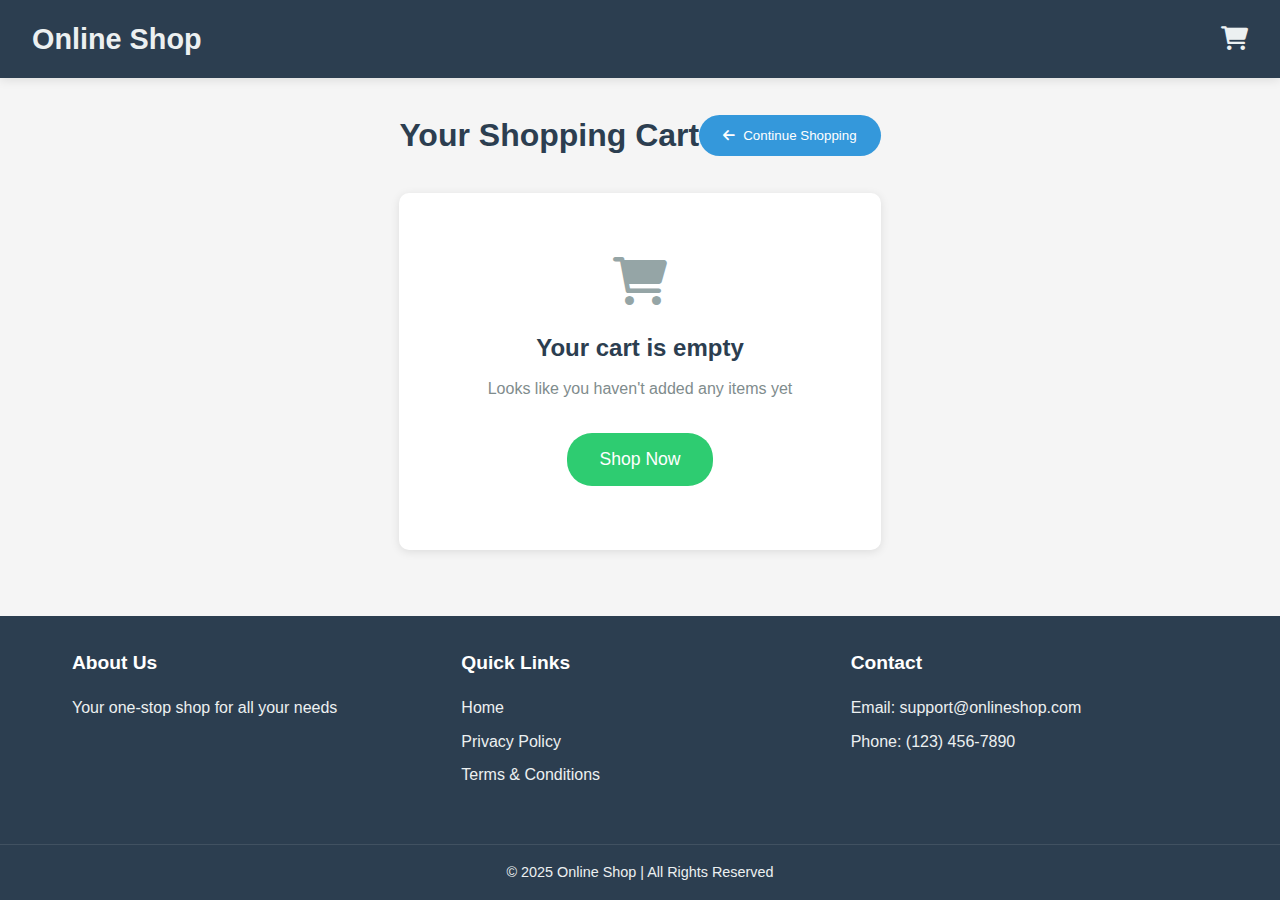
<file: cart.html>
<!DOCTYPE html>
<html lang="en">
<head>
    <meta charset="UTF-8">
    <meta name="viewport" content="width=device-width, initial-scale=1.0">
    <title>Cart - Online Shop</title>
    <link rel="stylesheet" href="style.css">
    <link rel="stylesheet" href="https://cdnjs.cloudflare.com/ajax/libs/font-awesome/6.0.0/css/all.min.css">
</head>
<body>
    <header class="header">
        <div class="logo">Online Shop</div>
        <nav class="nav-icons">
            <button id="cart-btn">
                <i class="fas fa-shopping-cart"></i>
                <span class="cart-badge">0</span>
            </button>
        </nav>
    </header>

    <div id="cart-container" class="cart-container">
        <div class="cart-header">
            <h2>Your Shopping Cart</h2>
            <button onclick="window.location.href='index.html'" class="continue-shopping-btn">
                <i class="fas fa-arrow-left"></i> Continue Shopping
            </button>
        </div>
        
        <div id="empty-cart-message" class="empty-cart-message">
            <i class="fas fa-shopping-cart"></i>
            <h3>Your cart is empty</h3>
            <p>Looks like you haven't added any items yet</p>
            <button onclick="window.location.href='index.html'" class="shop-now-btn">Shop Now</button>
        </div>

        <div id="cart-items" class="cart-items-wrapper"></div>
        
        <div id="cart-summary" class="cart-summary">
            <div class="summary-row">
                <span>Subtotal</span>
                <span id="subtotal-price">$0.00</span>
            </div>
            <div class="summary-row">
                <span>Shipping</span>
                <span>$5.00</span>
            </div>
            <div class="summary-row grand-total">
                <span>Total</span>
                <span id="total-price">$0.00</span>
            </div>
            <button onclick="window.location.href='checkout.html'" class="checkout-btn">Proceed to Checkout</button>
        </div>
    </div>

    <footer class="footer">
        <div class="footer-content">
            <div class="footer-section">
                <h3>About Us</h3>
                <p>Your one-stop shop for all your needs</p>
            </div>
            <div class="footer-section">
                <h3>Quick Links</h3>
                <ul>
                    <li><a href="index.html">Home</a></li>
                    <li><a href="#">Privacy Policy</a></li>
                    <li><a href="#">Terms & Conditions</a></li>
                </ul>
            </div>
            <div class="footer-section">
                <h3>Contact</h3>
                <p>Email: support@onlineshop.com</p>
                <p>Phone: (123) 456-7890</p>
            </div>
        </div>
        <p class="copyright">&copy; 2025 Online Shop | All Rights Reserved</p>
    </footer>

    <script src="script.js"></script>
</body>
</html>
</file>
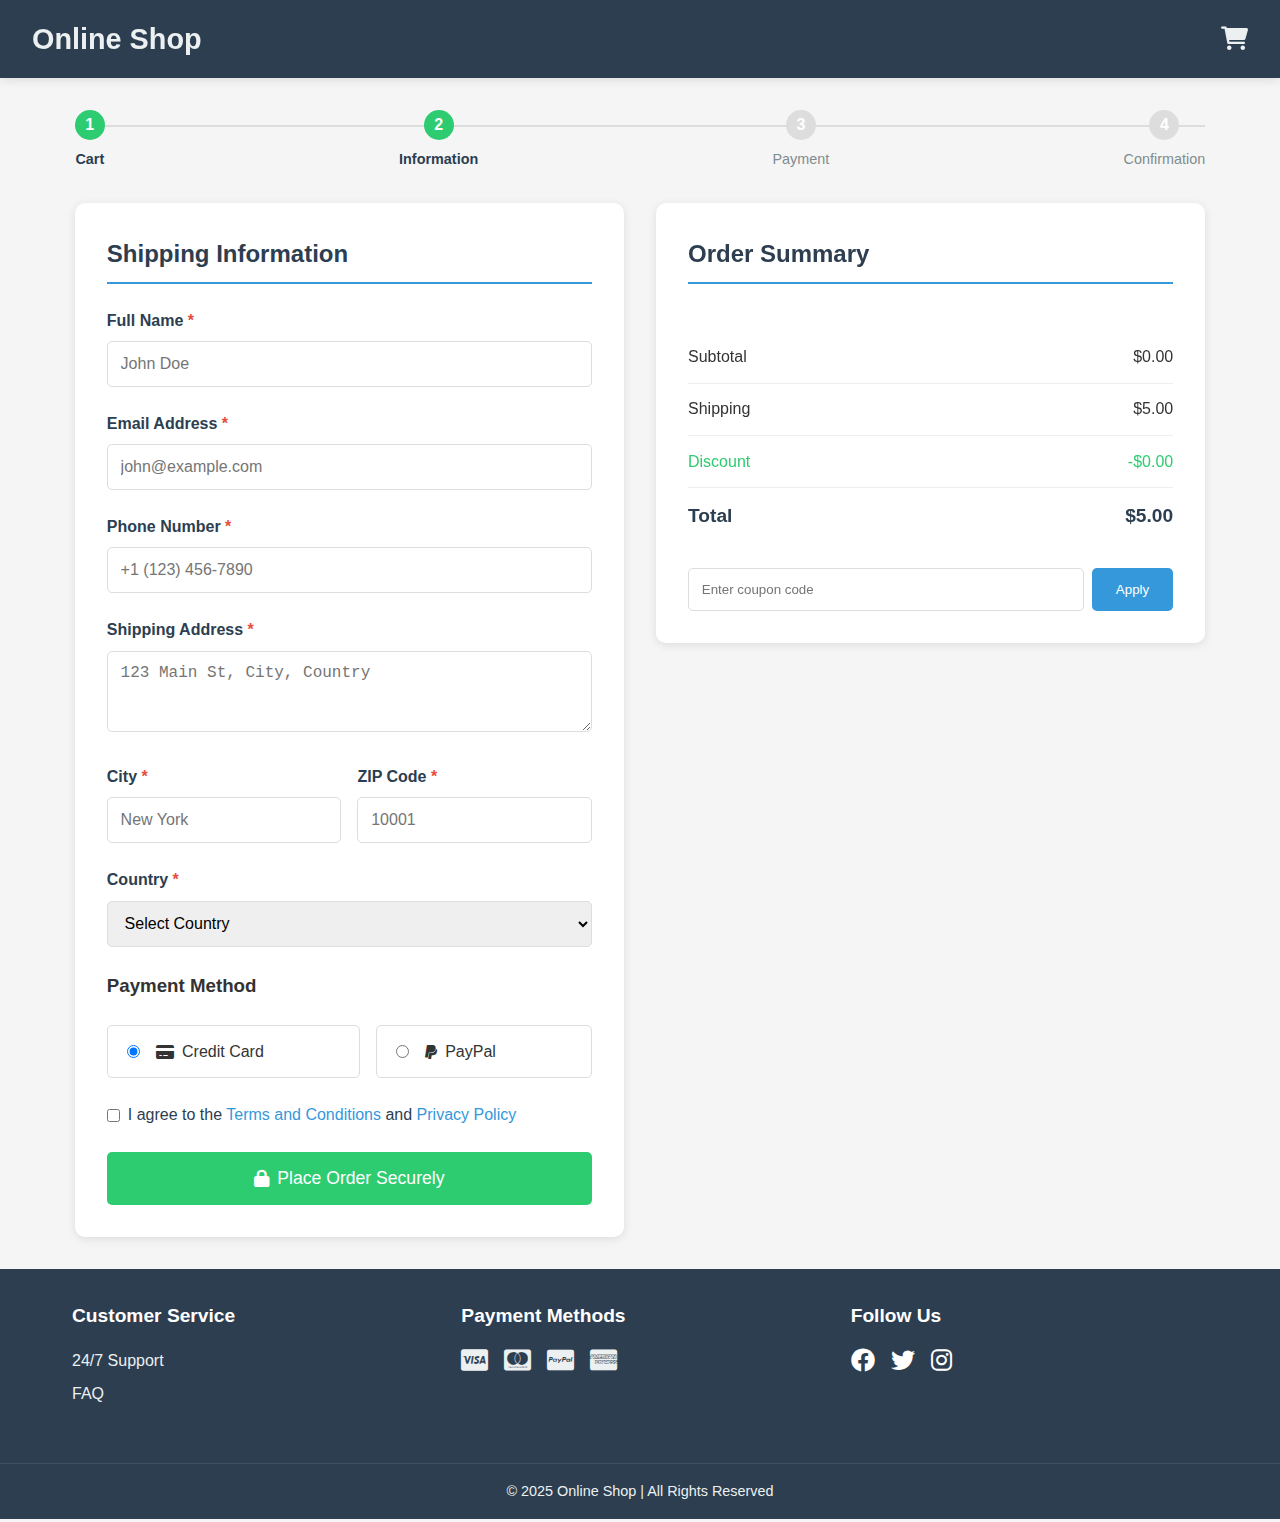
<file: checkout.html>
<!DOCTYPE html>
<html lang="en">
<head>
    <meta charset="UTF-8">
    <meta name="viewport" content="width=device-width, initial-scale=1.0">
    <title>Checkout - Online Shop</title>
    <link rel="stylesheet" href="style.css">
    <link rel="stylesheet" href="https://cdnjs.cloudflare.com/ajax/libs/font-awesome/6.0.0/css/all.min.css">
</head>
<body>
    <header class="header">
        <div class="logo">Online Shop</div>
        <nav class="nav-icons">
            <button id="cart-btn">
                <i class="fas fa-shopping-cart"></i>
                <span class="cart-badge">0</span>
            </button>
        </nav>
    </header>

    <div class="checkout-container">
        <div class="checkout-progress">
            <div class="progress-step active">
                <span>1</span>
                <p>Cart</p>
            </div>
            <div class="progress-step active">
                <span>2</span>
                <p>Information</p>
            </div>
            <div class="progress-step">
                <span>3</span>
                <p>Payment</p>
            </div>
            <div class="progress-step">
                <span>4</span>
                <p>Confirmation</p>
            </div>
        </div>

        <div class="checkout-grid">
            <div class="checkout-form-container">
                <h2>Shipping Information</h2>
                <form id="checkout-form">
                    <div class="form-group">
                        <label for="name">Full Name <span class="required">*</span></label>
                        <input type="text" id="name" name="name" required placeholder="John Doe">
                    </div>
                    
                    <div class="form-group">
                        <label for="email">Email Address <span class="required">*</span></label>
                        <input type="email" id="email" name="email" required placeholder="john@example.com">
                    </div>
                    
                    <div class="form-group">
                        <label for="phone">Phone Number <span class="required">*</span></label>
                        <input type="tel" id="phone" name="phone" required placeholder="+1 (123) 456-7890">
                    </div>
                    
                    <div class="form-group">
                        <label for="address">Shipping Address <span class="required">*</span></label>
                        <textarea id="address" name="address" required rows="3" placeholder="123 Main St, City, Country"></textarea>
                    </div>
                    
                    <div class="form-row">
                        <div class="form-group">
                            <label for="city">City <span class="required">*</span></label>
                            <input type="text" id="city" name="city" required placeholder="New York">
                        </div>
                        
                        <div class="form-group">
                            <label for="zip">ZIP Code <span class="required">*</span></label>
                            <input type="text" id="zip" name="zip" required placeholder="10001">
                        </div>
                    </div>

                    <div class="form-group">
                        <label for="country">Country <span class="required">*</span></label>
                        <select id="country" name="country" required>
                            <option value="">Select Country</option>
                            <option value="US">United States</option>
                            <option value="CA">Canada</option>
                            <option value="UK">United Kingdom</option>
                            <option value="AU">Australia</option>
                            <option value="DE">Germany</option>
                        </select>
                    </div>
                    
                    <h3>Payment Method</h3>
                    <div class="payment-methods">
                        <label class="payment-method">
                            <input type="radio" name="payment" value="credit" checked>
                            <i class="fas fa-credit-card"></i> Credit Card
                        </label>
                        
                        <label class="payment-method">
                            <input type="radio" name="payment" value="paypal">
                            <i class="fab fa-paypal"></i> PayPal
                        </label>
                    </div>
                    
                    <div id="credit-card-fields">
                        <div class="form-group">
                            <label for="card-number">Card Number <span class="required">*</span></label>
                            <input type="text" id="card-number" name="card-number" placeholder="1234 5678 9012 3456" required>
                        </div>
                        
                        <div class="form-row">
                            <div class="form-group">
                                <label for="expiry">Expiry Date <span class="required">*</span></label>
                                <input type="text" id="expiry" name="expiry" placeholder="MM/YY" required>
                            </div>
                            
                            <div class="form-group">
                                <label for="cvv">CVV <span class="required">*</span></label>
                                <input type="text" id="cvv" name="cvv" placeholder="123" required>
                            </div>
                        </div>
                    </div>
                    
                    <div class="form-group terms-checkbox">
                        <input type="checkbox" id="terms" name="terms" required>
                        <label for="terms">I agree to the <a href="#">Terms and Conditions</a> and <a href="#">Privacy Policy</a></label>
                    </div>
                    
                    <button type="submit" class="submit-order-btn">
                        <i class="fas fa-lock"></i> Place Order Securely
                    </button>
                </form>
            </div>
            
            <div class="order-summary">
                <h2>Order Summary</h2>
                <div id="checkout-items" class="checkout-items"></div>
                <div class="checkout-total">
                    <div class="total-row">
                        <span>Subtotal</span>
                        <span id="subtotal-price">$0.00</span>
                    </div>
                    <div class="total-row">
                        <span>Shipping</span>
                        <span>$5.00</span>
                    </div>
                    <div class="total-row discount">
                        <span>Discount</span>
                        <span id="discount-price">-$0.00</span>
                    </div>
                    <div class="total-row grand-total">
                        <span>Total</span>
                        <span id="grand-total-price">$0.00</span>
                    </div>
                </div>
                <div class="coupon-section">
                    <input type="text" id="coupon-code" placeholder="Enter coupon code">
                    <button id="apply-coupon">Apply</button>
                </div>
            </div>
        </div>
    </div>

    <footer class="footer">
        <div class="footer-content">
            <div class="footer-section">
                <h3>Customer Service</h3>
                <p>24/7 Support</p>
                <p>FAQ</p>
            </div>
            <div class="footer-section">
                <h3>Payment Methods</h3>
                <div class="payment-icons">
                    <i class="fab fa-cc-visa"></i>
                    <i class="fab fa-cc-mastercard"></i>
                    <i class="fab fa-cc-paypal"></i>
                    <i class="fab fa-cc-amex"></i>
                </div>
            </div>
            <div class="footer-section">
                <h3>Follow Us</h3>
                <div class="social-icons">
                    <i class="fab fa-facebook"></i>
                    <i class="fab fa-twitter"></i>
                    <i class="fab fa-instagram"></i>
                </div>
            </div>
        </div>
        <p class="copyright">&copy; 2025 Online Shop | All Rights Reserved</p>
    </footer>

    <script src="script.js"></script>
</body>
</html>
</file>
<file: style.css>
/* Improved Modal Styling */
.modal {
    display: none;
    position: fixed;
    z-index: 1000;
    left: 0;
    top: 0;
    width: 100%;
    height: 100%;
    background-color: rgba(0,0,0,0.5);
}

.modal-content {
    background-color: #fff;
    margin: 5% auto;
    padding: 25px;
    border-radius: 12px;
    width: 85%;
    max-width: 700px; /* Reduced from typical 900-1000px */
    position: relative;
    max-height: 85vh;
    overflow-y: auto;
}

.modal-body {
    display: grid;
    grid-template-columns: 1fr 1.5fr;
    gap: 25px;
    padding: 15px 0;
}

.modal-image-container {
    position: relative;
    max-height: 400px;
    display: flex;
    align-items: center;
    justify-content: center;
}

.modal-image {
    max-width: 100%;
    max-height: 350px;
    object-fit: contain;
    transition: transform 0.3s ease;
}

.modal-info {
    display: flex;
    flex-direction: column;
    gap: 15px;
}

.modal-price {
    font-size: 1.5rem;
    font-weight: 700;
    color: #2c3e50;
}

.modal-stock {
    font-size: 0.9rem;
    color: #27ae60;
    font-weight: 500;
}

#modalProductDescription {
    font-size: 0.95rem;
    line-height: 1.5;
    color: #666;
    margin: 10px 0;
}

.quantity-controls {
    display: flex;
    gap: 10px;
    align-items: center;
    margin: 15px 0;
}

#productQuantity {
    width: 60px;
    padding: 8px;
    text-align: center;
}


@media (max-width: 768px) {
    .modal-content {
        width: 90%;
        margin: 10% auto;
        padding: 20px;
    }
    
    .modal-body {
        grid-template-columns: 1fr;
    }
    
    .modal-image {
        max-height: 250px;
    }
    

    
    #modalProductTitle {
        font-size: 1.2rem;
    }
}

/* Close Button */
.close-modal {
    position: absolute;
    right: 25px;
    top: 15px;
    font-size: 28px;
    color: #aaa;
    cursor: pointer;
}

/* Image Zoom Controls */
.image-zoom-controls {
    position: absolute;
    bottom: 15px;
    right: 15px;
    display: flex;
    gap: 8px;
    background: rgba(255,255,255,0.9);
    padding: 6px;
    border-radius: 5px;
}






/* Base Styles */
:root {
    --primary-color: #2c3e50;
    --secondary-color: #3498db;
    --accent-color: #e74c3c;
    --success-color: #2ecc71;
    --warning-color: #f39c12;
    --light-color: #ecf0f1;
    --dark-color: #2c3e50;
    --gray-color: #95a5a6;
    --text-color: #333;
    --text-light: #7f8c8d;
    --shadow: 0 2px 10px rgba(0, 0, 0, 0.1);
    --transition: all 0.3s ease;
}

* {
    box-sizing: border-box;
    margin: 0;
    padding: 0;
}

body {
    font-family: 'Arial', sans-serif;
    background-color: #f5f5f5;
    color: var(--text-color);
    line-height: 1.6;
    min-height: 100vh;
    display: flex;
    flex-direction: column;
}

/* Header Styles */
.header {
    background: var(--primary-color);
    color: white;
    padding: 1rem 2rem;
    display: flex;
    justify-content: space-between;
    align-items: center;
    box-shadow: var(--shadow);
    position: sticky;
    top: 0;
    z-index: 1000;
}

.logo {
    font-size: 1.8rem;
    font-weight: bold;
    color: var(--light-color);
}

.search-bar {
    display: flex;
    align-items: center;
    flex-grow: 1;
    max-width: 500px;
    margin: 0 2rem;
}

.search-bar input {
    padding: 0.8rem 1rem;
    width: 100%;
    border-radius: 25px 0 0 25px;
    border: none;
    outline: none;
    font-size: 1rem;
}

.search-bar button {
    background: var(--secondary-color);
    color: white;
    border: none;
    padding: 0.8rem 1.2rem;
    border-radius: 0 25px 25px 0;
    cursor: pointer;
    transition: var(--transition);
}

.search-bar button:hover {
    background: #2980b9;
}

.nav-icons {
    display: flex;
    align-items: center;
    gap: 1.5rem;
}

.nav-icons button {
    background: none;
    border: none;
    cursor: pointer;
    position: relative;
    font-size: 1.5rem;
    color: var(--light-color);
    transition: var(--transition);
}

.nav-icons button:hover {
    transform: scale(1.1);
}

.cart-badge {
    position: absolute;
    top: -8px;
    right: -8px;
    background: var(--accent-color);
    color: white;
    border-radius: 50%;
    padding: 3px 8px;
    font-size: 0.8rem;
    font-weight: bold;
    display: none;
}

/* Hero Banner */
.hero-banner {
    background: linear-gradient(rgba(0, 0, 0, 0.6), rgba(0, 0, 0, 0.6)), url('https://images.unsplash.com/photo-1483985988355-763728e1935b?ixlib=rb-1.2.1&auto=format&fit=crop&w=1350&q=80');
    background-size: cover;
    background-position: center;
    height: 400px;
    display: flex;
    align-items: center;
    justify-content: center;
    color: white;
    text-align: center;
    margin-bottom: 2rem;
}

.hero-content {
    max-width: 800px;
    padding: 2rem;
}

.hero-content h1 {
    font-size: 3rem;
    margin-bottom: 1rem;
}

.hero-content p {
    font-size: 1.2rem;
    margin-bottom: 2rem;
}

.shop-now-btn {
    background: var(--success-color);
    color: white;
    border: none;
    padding: 1rem 2rem;
    border-radius: 25px;
    font-size: 1.1rem;
    cursor: pointer;
    transition: var(--transition);
}

.shop-now-btn:hover {
    background: #27ae60;
    transform: translateY(-3px);
}

/* Filter Bar */
.products-filter-container {
    background: white;
    padding: 1rem 2rem;
    margin: 0 2rem 2rem;
    border-radius: 10px;
    box-shadow: var(--shadow);
}

.filter-container {
    display: flex;
    gap: 1rem;
    flex-wrap: wrap;
    justify-content: center;
}

.filter-btn {
    background: var(--secondary-color);
    color: white;
    border: none;
    padding: 0.5rem 1.2rem;
    border-radius: 20px;
    cursor: pointer;
    transition: var(--transition);
    display: flex;
    align-items: center;
    gap: 0.5rem;
    font-size: 0.9rem;
}

.filter-btn:hover {
    background: #2980b9;
    transform: translateY(-2px);
}

.filter-btn.active {
    background: var(--success-color);
}

/* Sort Container */
.sort-container {
    display: flex;
    align-items: center;
    justify-content: flex-end;
    padding: 0 2rem 1rem;
}

.sort-container label {
    margin-right: 0.5rem;
    font-weight: bold;
}

.sort-container select {
    padding: 0.5rem;
    border-radius: 5px;
    border: 1px solid #ddd;
    background: white;
    cursor: pointer;
}

/* Product Grid */
.products-container {
    display: grid;
    grid-template-columns: repeat(auto-fill, minmax(250px, 1fr));
    gap: 2rem;
    padding: 0 2rem 2rem;
    flex-grow: 1;
}

.product {
    background: white;
    border-radius: 10px;
    overflow: hidden;
    box-shadow: var(--shadow);
    transition: var(--transition);
    position: relative;
    cursor: pointer;
}

.product:hover {
    transform: translateY(-10px);
    box-shadow: 0 10px 20px rgba(0, 0, 0, 0.1);
}

.product-image-container {
    height: 200px;
    overflow: hidden;
    position: relative;
}

.product-image {
    width: 100%;
    height: 100%;
    object-fit: contain;
    transition: var(--transition);
    padding: 1rem;
}

.low-stock {
    position: absolute;
    top: 10px;
    right: 10px;
    background: var(--warning-color);
    color: white;
    padding: 0.3rem 0.6rem;
    border-radius: 20px;
    font-size: 0.8rem;
    font-weight: bold;
}

.product-info {
    padding: 1.5rem;
    text-align: center;
}

.product-title {
    font-size: 1rem;
    margin: 0.5rem 0;
    color: var(--dark-color);
    height: 40px;
    overflow: hidden;
    text-overflow: ellipsis;
    display: -webkit-box;
    -webkit-line-clamp: 2;
    -webkit-box-orient: vertical;
}

.product-rating {
    color: var(--warning-color);
    margin: 0.5rem 0;
    font-size: 0.9rem;
}

.review-count {
    color: var(--text-light);
    font-size: 0.8rem;
}

.product-price {
    color: var(--accent-color);
    font-weight: bold;
    margin: 0.5rem 0;
    font-size: 1.2rem;
}

.add-to-cart-btn {
    background: var(--success-color);
    color: white;
    border: none;
    padding: 0.7rem 1.5rem;
    border-radius: 25px;
    cursor: pointer;
    font-size: 0.9rem;
    transition: var(--transition);
    width: 100%;
    margin-top: 1rem;
    display: flex;
    align-items: center;
    justify-content: center;
    gap: 0.5rem;
}

.add-to-cart-btn:hover {
    background: #27ae60;
}

/* Pagination */
.pagination {
    display: flex;
    justify-content: center;
    padding: 1rem;
    gap: 0.5rem;
    margin-bottom: 2rem;
}

.pagination-btn {
    background: var(--secondary-color);
    color: white;
    border: none;
    width: 40px;
    height: 40px;
    border-radius: 50%;
    cursor: pointer;
    transition: var(--transition);
    display: flex;
    align-items: center;
    justify-content: center;
}

.pagination-btn:hover {
    background: #2980b9;
    transform: scale(1.1);
}

.pagination-btn.active {
    background: var(--success-color);
}

.pagination-btn.disabled {
    background: var(--gray-color);
    cursor: not-allowed;
    transform: none;
}

.pagination-ellipsis {
    display: flex;
    align-items: center;
    justify-content: center;
    width: 40px;
    height: 40px;
}

/* Loading and Error States */
.loading, .error {
    grid-column: 1 / -1;
    text-align: center;
    padding: 2rem;
    font-size: 1.2rem;
    display: flex;
    flex-direction: column;
    align-items: center;
    gap: 1rem;
}

.loading {
    color: var(--secondary-color);
}

.loading .fa-spinner {
    font-size: 2rem;
    animation: spin 1s linear infinite;
}

@keyframes spin {
    0% { transform: rotate(0deg); }
    100% { transform: rotate(360deg); }
}

.error {
    color: var(--accent-color);
}

.error .fa-exclamation-circle {
    font-size: 2rem;
}

/* Newsletter Section */
.newsletter-section {
    background: var(--primary-color);
    color: white;
    padding: 3rem 2rem;
    text-align: center;
    margin-top: 2rem;
}

.newsletter-section h2 {
    margin-bottom: 1rem;
}

.newsletter-section p {
    margin-bottom: 1.5rem;
    color: var(--light-color);
}

#newsletter-form {
    display: flex;
    max-width: 500px;
    margin: 0 auto;
}

#newsletter-form input {
    flex-grow: 1;
    padding: 1rem;
    border: none;
    border-radius: 25px 0 0 25px;
    font-size: 1rem;
}

#newsletter-form button {
    background: var(--success-color);
    color: white;
    border: none;
    padding: 1rem 1.5rem;
    border-radius: 0 25px 25px 0;
    cursor: pointer;
    font-size: 1rem;
    transition: var(--transition);
}

#newsletter-form button:hover {
    background: #27ae60;
}

/* Cart Page */
.cart-container {
    padding: 2rem;
    max-width: 1000px;
    margin: 0 auto;
    flex-grow: 1;
}

.cart-header {
    display: flex;
    justify-content: space-between;
    align-items: center;
    margin-bottom: 2rem;
}

.cart-header h2 {
    font-size: 2rem;
    color: var(--dark-color);
}

.continue-shopping-btn {
    background: var(--secondary-color);
    color: white;
    border: none;
    padding: 0.8rem 1.5rem;
    border-radius: 25px;
    cursor: pointer;
    display: flex;
    align-items: center;
    gap: 0.5rem;
    transition: var(--transition);
}

.continue-shopping-btn:hover {
    background: #2980b9;
}

.empty-cart-message {
    display: none;
    flex-direction: column;
    align-items: center;
    justify-content: center;
    text-align: center;
    padding: 4rem 2rem;
    background: white;
    border-radius: 10px;
    box-shadow: var(--shadow);
}

.empty-cart-message i {
    font-size: 3rem;
    color: var(--gray-color);
    margin-bottom: 1.5rem;
}

.empty-cart-message h3 {
    font-size: 1.5rem;
    margin-bottom: 0.5rem;
    color: var(--dark-color);
}

.empty-cart-message p {
    color: var(--text-light);
    margin-bottom: 2rem;
}

.cart-items-wrapper {
    margin-bottom: 2rem;
}

.cart-item {
    display: flex;
    gap: 1.5rem;
    padding: 1.5rem;
    margin-bottom: 1.5rem;
    background: white;
    border-radius: 10px;
    box-shadow: var(--shadow);
}

.cart-image {
    width: 120px;
    height: 120px;
    object-fit: contain;
    border-radius: 8px;
}

.cart-info {
    flex-grow: 1;
}

.cart-info h3 {
    margin-bottom: 0.5rem;
    color: var(--dark-color);
}

.cart-info p {
    color: var(--accent-color);
    font-weight: bold;
    margin-bottom: 1rem;
}



.quantity-btn {
    background: var(--secondary-color);
    color: white;
    border: none;
    width: 30px;
    height: 30px;
    border-radius: 50%;
    cursor: pointer;
    transition: var(--transition);
}

.quantity-btn:hover {
    background: #2980b9;
}

.remove-btn {
    background: var(--accent-color);
    color: white;
    border: none;
    padding: 0.5rem 1rem;
    border-radius: 20px;
    cursor: pointer;
    transition: var(--transition);
    display: flex;
    align-items: center;
    gap: 0.5rem;
}

.remove-btn:hover {
    background: #c0392b;
}

.cart-summary {
    background: white;
    padding: 2rem;
    border-radius: 10px;
    box-shadow: var(--shadow);
}

.summary-row {
    display: flex;
    justify-content: space-between;
    padding: 0.8rem 0;
    border-bottom: 1px solid #eee;
}

.summary-row:last-child {
    border-bottom: none;
}

.summary-row.grand-total {
    font-size: 1.2rem;
    font-weight: bold;
    color: var(--dark-color);
}

.checkout-btn {
    background: var(--success-color);
    color: white;
    border: none;
    padding: 1rem 2rem;
    width: 100%;
    border-radius: 25px;
    font-size: 1.1rem;
    cursor: pointer;
    margin-top: 1.5rem;
    transition: var(--transition);
}

.checkout-btn:hover {
    background: #27ae60;
    transform: translateY(-2px);
}

/* Footer */
.footer {
    background: var(--primary-color);
    color: white;
    padding: 2rem 0 1rem;
    margin-top: auto;
}

.footer-content {
    display: grid;
    grid-template-columns: repeat(auto-fit, minmax(200px, 1fr));
    gap: 2rem;
    padding: 0 2rem 2rem;
    max-width: 1200px;
    margin: 0 auto;
}

.footer-section {
    margin-bottom: 1rem;
}

.footer-section h3 {
    margin-bottom: 1rem;
    font-size: 1.2rem;
}

.footer-section p, .footer-section li {
    margin-bottom: 0.5rem;
    color: var(--light-color);
}

.footer-section a {
    color: var(--light-color);
    text-decoration: none;
    transition: var(--transition);
}

.footer-section a:hover {
    color: white;
}

.footer-section ul {
    list-style: none;
}

.social-icons, .payment-icons {
    display: flex;
    gap: 1rem;
    font-size: 1.5rem;
}

.social-icons a, .payment-icons i {
    color: var(--light-color);
    transition: var(--transition);
}

.social-icons a:hover {
    color: white;
}

.copyright {
    text-align: center;
    padding-top: 1rem;
    border-top: 1px solid rgba(255, 255, 255, 0.1);
    color: var(--light-color);
    font-size: 0.9rem;
}

/* Modal Styles */



@keyframes modalOpen {
    from { transform: scale(0.9); opacity: 0; }
    to { transform: scale(1); opacity: 1; }
}



.close-modal:hover {
    color: var(--accent-color);
}


.zoom-btn {
    background: rgba(0, 0, 0, 0.7);
    color: white;
    border: none;
    width: 40px;
    height: 40px;
    border-radius: 50%;
    cursor: pointer;
    display: flex;
    align-items: center;
    justify-content: center;
    transition: var(--transition);
}

.zoom-btn:hover {
    background: rgba(0, 0, 0, 0.9);
}



.modal-info h2 {
    font-size: 1.8rem;
    color: var(--dark-color);
}

.rating {
    color: var(--warning-color);
    margin-bottom: 0.5rem;
}

.review-count {
    color: var(--text-light);
    font-size: 0.9rem;
    margin-left: 0.5rem;
}




.modal-stock.low-stock {
    color: var(--warning-color);
}



.quantity-controls {
    display: flex;
    align-items: center;
    gap: 1rem;
    margin: 1rem 0;
}



.add-to-cart-modal {
    background: var(--success-color);
    color: white;
    border: none;
    padding: 1rem 2rem;
    border-radius: 25px;
    cursor: pointer;
    font-size: 1.1rem;
    transition: var(--transition);
    display: flex;
    align-items: center;
    justify-content: center;
    gap: 0.5rem;
    margin-top: 1rem;
}

.add-to-cart-modal:hover {
    background: #27ae60;
    transform: translateY(-2px);
}

.product-meta {
    margin-top: 1rem;
    font-size: 0.9rem;
    color: var(--text-light);
}

.product-meta i {
    margin-right: 0.5rem;
    color: var(--secondary-color);
}

/* Checkout Page */
.checkout-container {
    padding: 2rem;
    max-width: 1200px;
    margin: 0 auto;
    flex-grow: 1;
}

.checkout-progress {
    display: flex;
    justify-content: space-between;
    margin-bottom: 2rem;
    position: relative;
}

.checkout-progress::before {
    content: '';
    position: absolute;
    top: 15px;
    left: 0;
    right: 0;
    height: 2px;
    background: #ddd;
    z-index: -1;
}

.progress-step {
    display: flex;
    flex-direction: column;
    align-items: center;
    position: relative;
}

.progress-step span {
    width: 30px;
    height: 30px;
    background: #ddd;
    color: white;
    border-radius: 50%;
    display: flex;
    align-items: center;
    justify-content: center;
    font-weight: bold;
    margin-bottom: 0.5rem;
}

.progress-step p {
    font-size: 0.9rem;
    color: var(--text-light);
}

.progress-step.active span {
    background: var(--success-color);
}

.progress-step.active p {
    color: var(--dark-color);
    font-weight: bold;
}

.checkout-grid {
    display: grid;
    grid-template-columns: 1fr 1fr;
    gap: 2rem;
}

.checkout-form-container {
    background: white;
    padding: 2rem;
    border-radius: 10px;
    box-shadow: var(--shadow);
}

.checkout-form-container h2 {
    margin-bottom: 1.5rem;
    color: var(--dark-color);
    border-bottom: 2px solid var(--secondary-color);
    padding-bottom: 0.5rem;
}

.form-group {
    margin-bottom: 1.5rem;
}

.form-group label {
    display: block;
    margin-bottom: 0.5rem;
    font-weight: bold;
    color: var(--dark-color);
}

.required {
    color: var(--accent-color);
}

.form-group input,
.form-group textarea,
.form-group select {
    width: 100%;
    padding: 0.8rem;
    border: 1px solid #ddd;
    border-radius: 5px;
    font-size: 1rem;
    transition: var(--transition);
}

.form-group input:focus,
.form-group textarea:focus,
.form-group select:focus {
    border-color: var(--secondary-color);
    outline: none;
    box-shadow: 0 0 0 2px rgba(52, 152, 219, 0.2);
}

.form-row {
    display: grid;
    grid-template-columns: 1fr 1fr;
    gap: 1rem;
}

.payment-methods {
    margin: 1.5rem 0;
    display: flex;
    gap: 1rem;
}

.payment-method {
    display: flex;
    align-items: center;
    gap: 0.5rem;
    padding: 0.8rem 1.2rem;
    border: 1px solid #ddd;
    border-radius: 5px;
    cursor: pointer;
    transition: var(--transition);
    flex-grow: 1;
}

.payment-method:hover {
    border-color: var(--secondary-color);
}

.payment-method input[type="radio"] {
    margin-right: 0.5rem;
}

#credit-card-fields {
    margin-top: 1rem;
    padding: 1rem;
    background: #f9f9f9;
    border-radius: 5px;
    display: none;
}

.terms-checkbox {
    display: flex;
    align-items: center;
    margin: 1.5rem 0;
}

.terms-checkbox input {
    width: auto;
    margin-right: 0.5rem;
}

.terms-checkbox label {
    font-weight: normal;
    margin-bottom: 0;
}

.terms-checkbox a {
    color: var(--secondary-color);
    text-decoration: none;
}

.terms-checkbox a:hover {
    text-decoration: underline;
}

.submit-order-btn {
    background: var(--success-color);
    color: white;
    border: none;
    padding: 1rem;
    width: 100%;
    border-radius: 5px;
    font-size: 1.1rem;
    cursor: pointer;
    transition: var(--transition);
    margin-top: 1rem;
    display: flex;
    align-items: center;
    justify-content: center;
    gap: 0.5rem;
}

.submit-order-btn:hover {
    background: #27ae60;
    transform: translateY(-2px);
}

.order-summary {
    background: white;
    padding: 2rem;
    border-radius: 10px;
    box-shadow: var(--shadow);
    position: sticky;
    top: 100px;
    align-self: flex-start;
}

.order-summary h2 {
    margin-bottom: 1.5rem;
    color: var(--dark-color);
    border-bottom: 2px solid var(--secondary-color);
    padding-bottom: 0.5rem;
}

.checkout-items {
    max-height: 400px;
    overflow-y: auto;
    margin-bottom: 1.5rem;
}

.checkout-item {
    display: flex;
    gap: 1rem;
    padding: 1rem 0;
    border-bottom: 1px solid #eee;
    align-items: center;
}

.checkout-image {
    width: 60px;
    height: 60px;
    object-fit: contain;
    border-radius: 5px;
}

.checkout-item-info {
    flex-grow: 1;
}

.checkout-item-info h4 {
    margin-bottom: 0.3rem;
    color: var(--dark-color);
    font-size: 0.9rem;
}

.checkout-item-info p {
    color: var(--text-light);
    font-size: 0.8rem;
}

.checkout-item-price {
    font-weight: bold;
    color: var(--accent-color);
    font-size: 0.9rem;
}

.checkout-total {
    margin-top: 1.5rem;
}

.total-row {
    display: flex;
    justify-content: space-between;
    padding: 0.8rem 0;
    border-bottom: 1px solid #eee;
}

.total-row:last-child {
    border-bottom: none;
}

.total-row.discount {
    color: var(--success-color);
}

.total-row.grand-total {
    font-size: 1.2rem;
    font-weight: bold;
    color: var(--dark-color);
}

.coupon-section {
    display: flex;
    gap: 0.5rem;
    margin-top: 1.5rem;
}

#coupon-code {
    flex-grow: 1;
    padding: 0.8rem;
    border: 1px solid #ddd;
    border-radius: 5px;
}

#apply-coupon {
    background: var(--secondary-color);
    color: white;
    border: none;
    padding: 0 1.5rem;
    border-radius: 5px;
    cursor: pointer;
    transition: var(--transition);
}

#apply-coupon:hover {
    background: #2980b9;
}

/* Notifications */
.notification {
    position: fixed;
    bottom: 20px;
    right: 20px;
    background: white;
    padding: 1rem 1.5rem;
    border-radius: 5px;
    box-shadow: var(--shadow);
    display: flex;
    align-items: center;
    gap: 0.5rem;
    transform: translateY(100px);
    opacity: 0;
    transition: all 0.3s ease;
    z-index: 1000;
}

.notification.show {
    transform: translateY(0);
    opacity: 1;
}

.notification.success {
    border-left: 4px solid var(--success-color);
}

.notification.error {
    border-left: 4px solid var(--accent-color);
}

.notification i {
    font-size: 1.2rem;
}

.notification.success i {
    color: var(--success-color);
}

.notification.error i {
    color: var(--accent-color);
}



@media (max-width: 480px) {
    .products-container {
        grid-template-columns: 1fr;
    }
    
    .cart-item {
        flex-direction: column;
        align-items: flex-start;
    }
    
    .cart-image {
        width: 100%;
        height: auto;
        max-height: 200px;
    }
    
    .filter-container {
        justify-content: flex-start;
        overflow-x: auto;
        padding-bottom: 0.5rem;
    }
    
    .filter-btn {
        flex-shrink: 0;
    }
}
</file>
